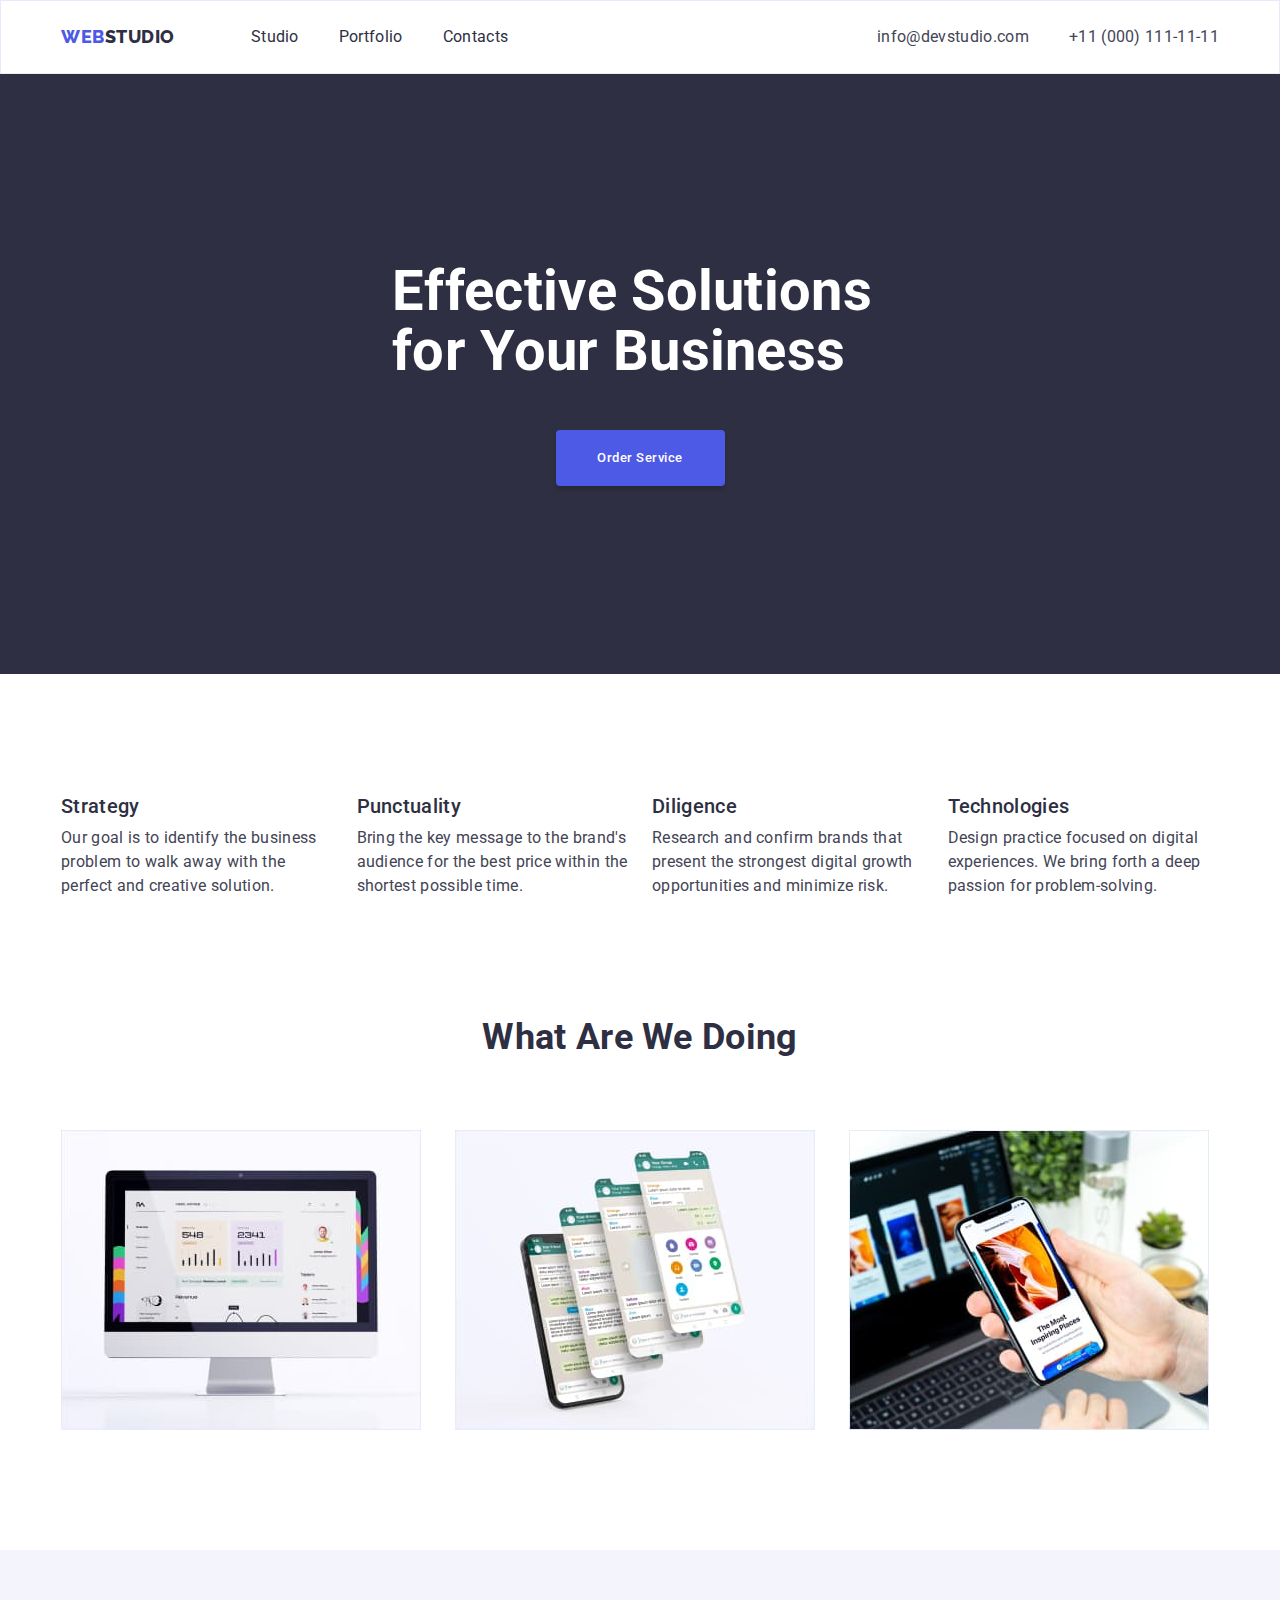
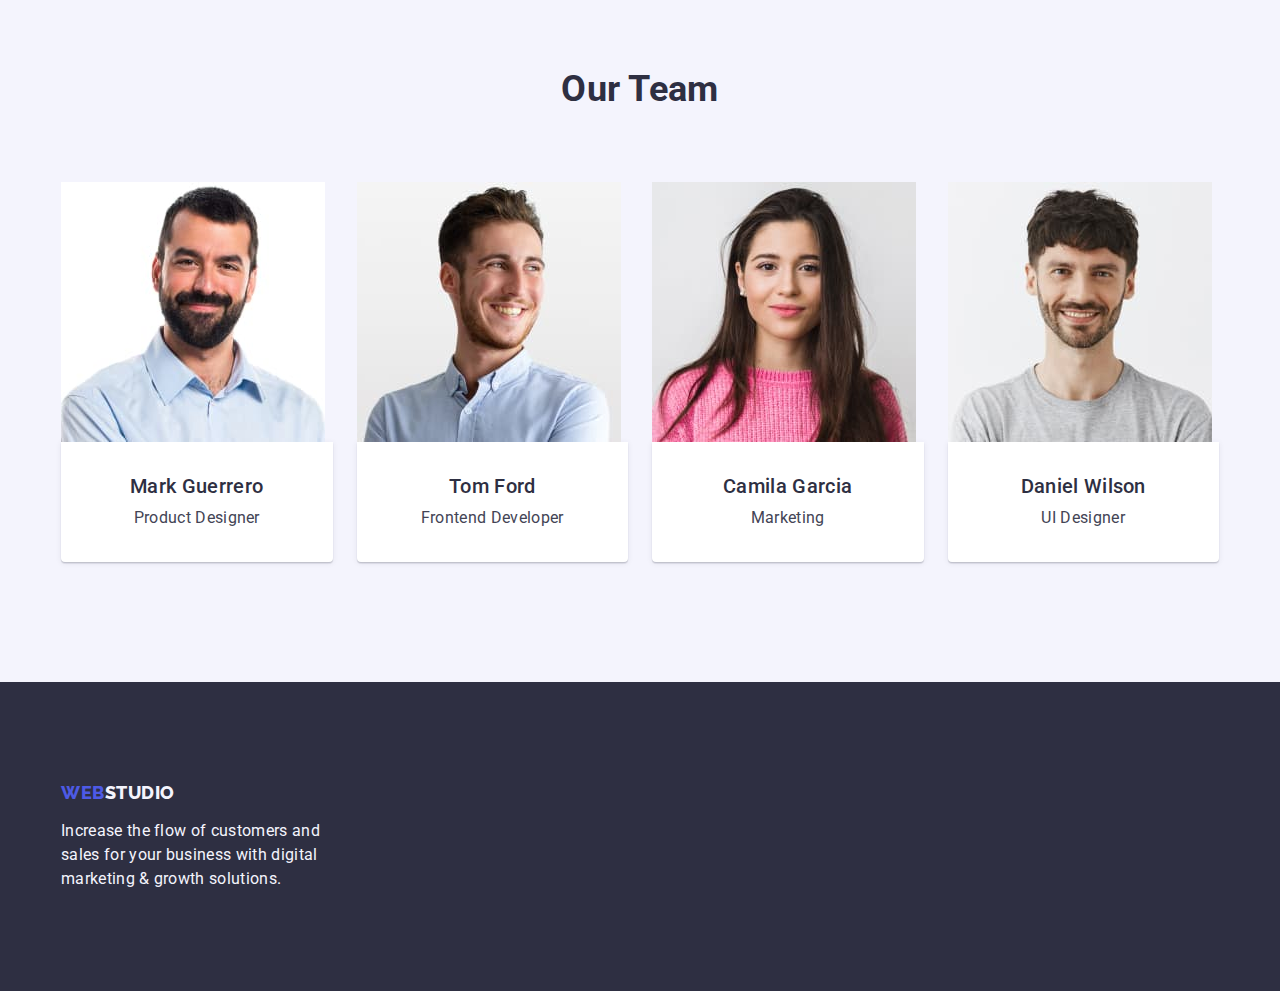
<file: index.html>
<!DOCTYPE html>
<html lang="en">
  <head>
    <meta charset="UTF-8" />
    <meta http-equiv="X-UA-Compatible" content="IE=edge" />
    <meta name="viewport" content="width=device-width, initial-scale=1.0" />
    <title>WebStudio</title>

    <!-- Fonts -->
    <link rel="preconnect" href="https://fonts.googleapis.com" />
    <link rel="preconnect" href="https://fonts.gstatic.com" crossorigin />
    <link
      href="https://fonts.googleapis.com/css2?family=Raleway:wght@800&family=Roboto:wght@400;500;700;900&display=swap"
      rel="stylesheet"
    />
    <!-- Normalizer -->
    <link
      rel="stylesheet"
      href="https://cdnjs.cloudflare.com/ajax/libs/modern-normalize/2.0.0/modern-normalize.min.css"
      integrity="sha512-4xo8blKMVCiXpTaLzQSLSw3KFOVPWhm/TRtuPVc4WG6kUgjH6J03IBuG7JZPkcWMxJ5huwaBpOpnwYElP/m6wg=="
      crossorigin="anonymous"
      referrerpolicy="no-referrer"
    />
    <!-- styles -->
    <link rel="stylesheet" href="./css/styles.css" />
  </head>
  <body>
    <header class="header">
      <div class="header-container container">
        <nav class="nav-line">
          <a class="link logo" href="./index.html"
            >Web<span class="logo-grey">Studio</span></a
          >
          <ul class="list nav-list">
            <li><a class="link navi" href="./index.html">Studio</a></li>
            <li>
              <a class="link navi" href="./portfolio.html">Portfolio</a>
            </li>
            <li><a class="link navi" href="">Contacts</a></li>
          </ul>
        </nav>
        <address class="contacts">
          <ul class="list nav-list">
            <li>
              <a class="link" href="mailto:info@devstudio.com"
                >info@devstudio.com</a
              >
            </li>
            <li>
              <a class="link" href="tel:+110001111111">+11 (000) 111-11-11</a>
            </li>
          </ul>
        </address>
      </div>
    </header>

    <main>
      <!-- Hero section -->

      <section class="hero">
        <div class="container hero-container">
          <h1 class="hero-title">Effective Solutions for Your Business</h1>
          <button class="hero-button" type="button">Order Service</button>
        </div>
      </section>

      <!-- Section 2 -->

      <section class="benefits-section">
        <div class="container">
          <h2 class="visually-hidden">Benefits</h2>
          <ul class="list benefits-list">
            <li class="text-section">
              <h3 class="title">Strategy</h3>
              <p class="benefits-text">
                Our goal is to identify the business problem to walk away with
                the perfect and creative solution.
              </p>
            </li>
            <li class="text-section">
              <h3 class="title">Punctuality</h3>
              <p class="benefits-text">
                Bring the key message to the brand's audience for the best price
                within the shortest possible time.
              </p>
            </li>
            <li class="text-section">
              <h3 class="title">Diligence</h3>
              <p class="benefits-text">
                Research and confirm brands that present the strongest digital
                growth opportunities and minimize risk.
              </p>
            </li>
            <li class="text-section">
              <h3 class="title">Technologies</h3>
              <p class="benefits-text">
                Design practice focused on digital experiences. We bring forth a
                deep passion for problem-solving.
              </p>
            </li>
          </ul>
        </div>
      </section>

      <!-- Section 3 -->

      <section class="wawd-section">
        <div class="container">
          <h2 class="wawd-title">What are we doing</h2>

          <ul class="list wawd-list">
            <li class="image-card">
              <img
                src="./images/comp.jpg"
                alt="computer"
                width="360"
                height="300"
              />
            </li>
            <li class="image-card">
              <img
                src="./images/screens.jpg"
                alt="screenshots"
                width="360"
                height="300"
              />
            </li>
            <li class="image-card">
              <img
                src="./images/tel.jpg"
                alt="phone"
                width="360"
                height="300"
              />
            </li>
          </ul>
        </div>
      </section>

      <!-- Section 4 -->

      <section class="team-section">
        <div class="container">
          <h2 class="team-title">Our Team</h2>
          <ul class="list team-list">
            <li class="team-card">
              <img
                src="./images/img.jpg"
                alt="Mark Guerrero"
                width="264"
                height="260"
              />
              <div class="team-details">
                <h3 class="title">Mark Guerrero</h3>
                <p class="team-text">Product Designer</p>
              </div>
            </li>
            <li class="team-card">
              <img
                src="./images/img-2.jpg"
                alt="Tom Ford"
                width="264"
                height="260"
              />
              <div class="team-details">
                <h3 class="title">Tom Ford</h3>
                <p class="team-text">Frontend Developer</p>
              </div>
            </li>
            <li class="team-card">
              <img
                src="./images/img-3.jpg"
                alt="Camila Garcia"
                width="264"
                height="260"
              />
              <div class="team-details">
                <h3 class="title">Camila Garcia</h3>
                <p class="team-text">Marketing</p>
              </div>
            </li>
            <li class="team-card">
              <img
                src="./images/img-4.jpg"
                alt="Daniel Wilson"
                width="264"
                height="260"
              />
              <div class="team-details">
                <h3 class="title">Daniel Wilson</h3>
                <p class="team-text">UI Designer</p>
              </div>
            </li>
          </ul>
        </div>
      </section>
    </main>

    <footer class="footer">
      <div class="container">
        <a class="link logo footer-logo" href="./index.html"
          >Web<span class="logo-white">Studio</span></a
        >
        <p class="footer-text">
          Increase the flow of customers and sales for your business with
          digital marketing & growth solutions.
        </p>
      </div>
    </footer>
  </body>
</html>
</file>
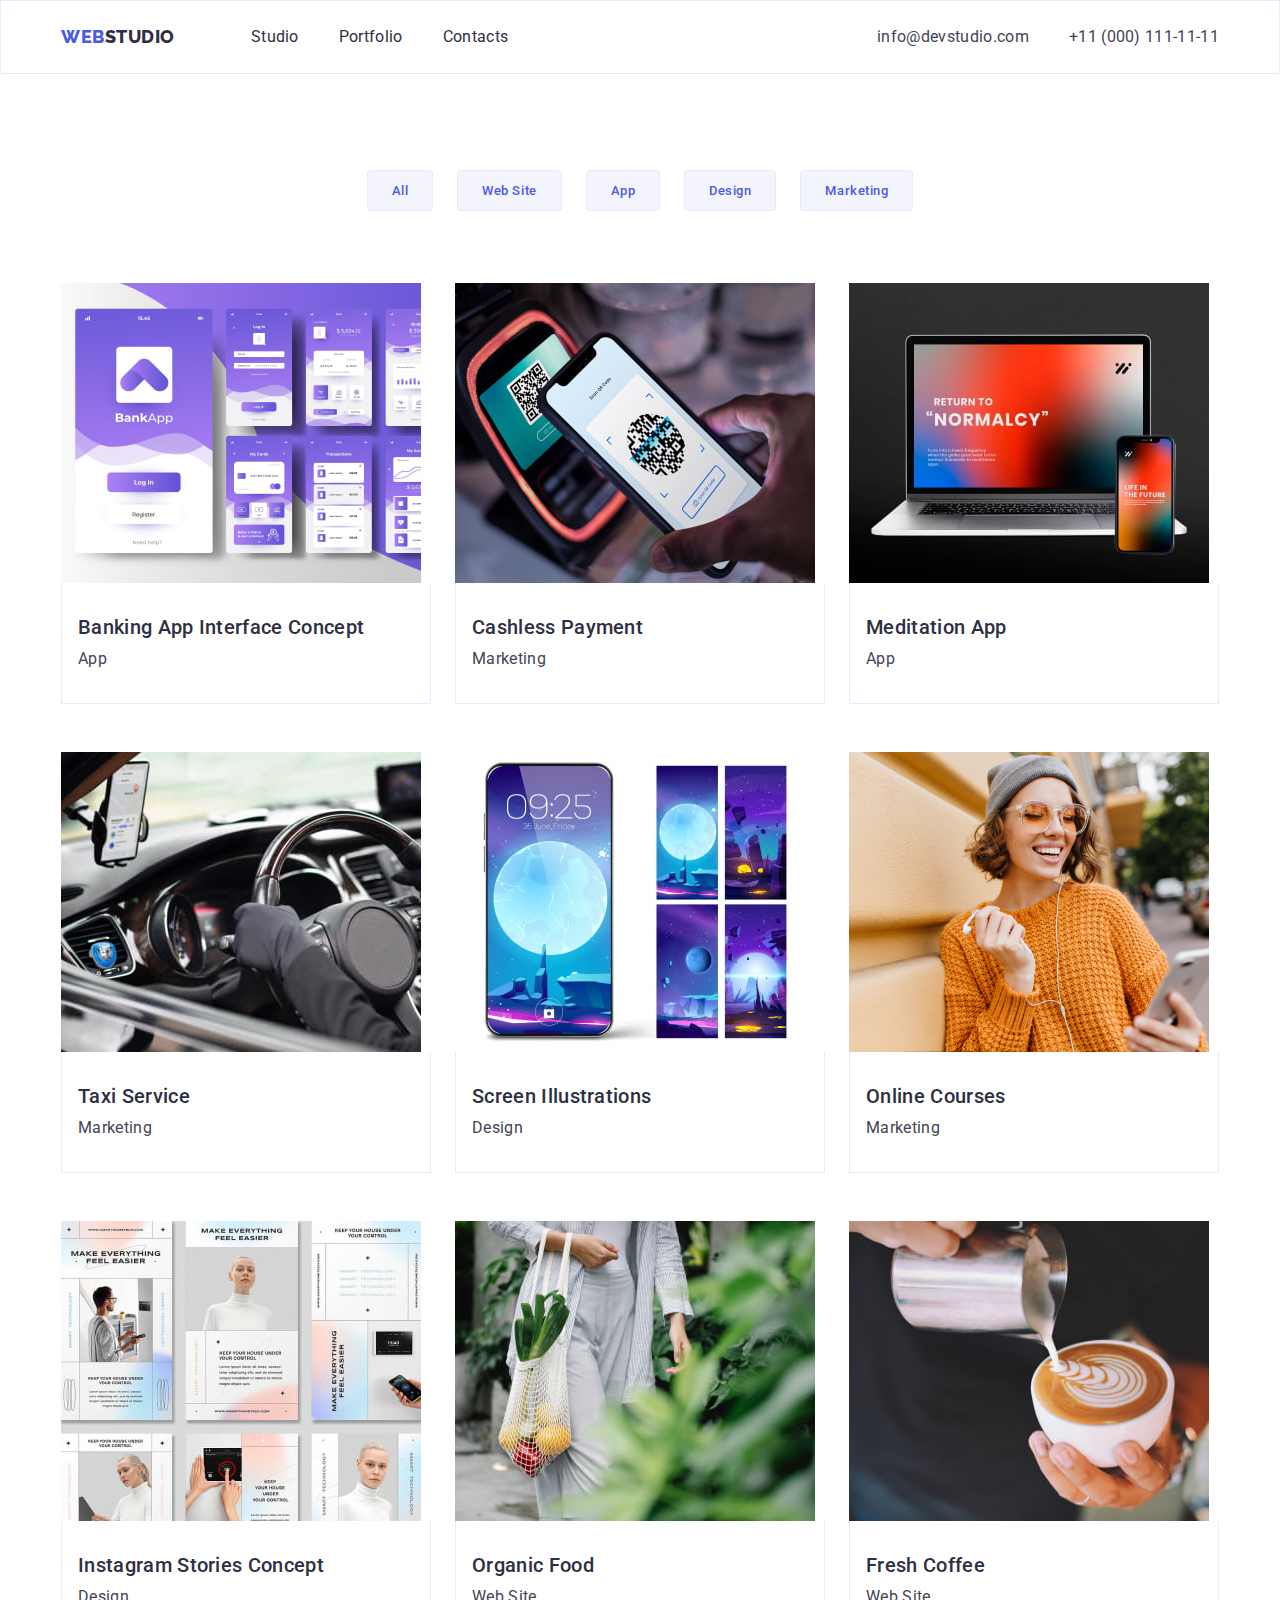
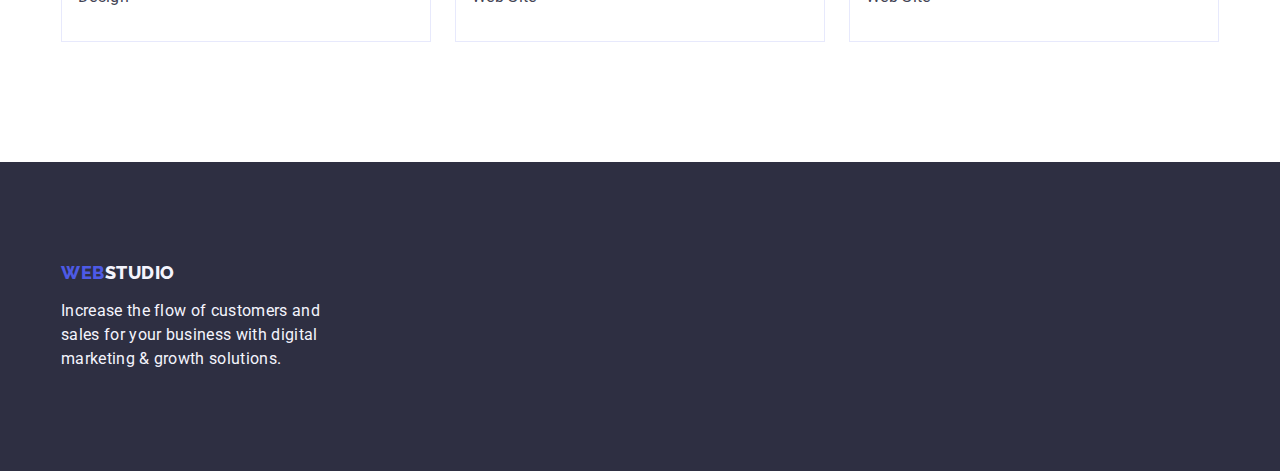
<file: portfolio.html>
<!DOCTYPE html>
<html lang="en">
  <head>
    <meta charset="UTF-8" />
    <meta http-equiv="X-UA-Compatible" content="IE=edge" />
    <meta name="viewport" content="width=device-width, initial-scale=1.0" />
    <title>Portfolio</title>

    <!-- Fonts -->
    <link rel="preconnect" href="https://fonts.googleapis.com" />
    <link rel="preconnect" href="https://fonts.gstatic.com" crossorigin />
    <link
      href="https://fonts.googleapis.com/css2?family=Raleway:wght@800&family=Roboto:wght@400;500;700;900&display=swap"
      rel="stylesheet"
    />
    <!-- Normalizer -->
    <link
      rel="stylesheet"
      href="https://cdnjs.cloudflare.com/ajax/libs/modern-normalize/2.0.0/modern-normalize.min.css"
      integrity="sha512-4xo8blKMVCiXpTaLzQSLSw3KFOVPWhm/TRtuPVc4WG6kUgjH6J03IBuG7JZPkcWMxJ5huwaBpOpnwYElP/m6wg=="
      crossorigin="anonymous"
      referrerpolicy="no-referrer"
    />
    <!-- styles -->
    <link rel="stylesheet" href="./css/styles.css" />
  </head>
  <body>
    <header class="header">
      <div class="header-container container">
        <nav class="nav-line">
          <a class="link logo" href="./index.html"
            >Web<span class="logo-grey">Studio</span></a
          >
          <ul class="list nav-list">
            <li><a class="link navi" href="./index.html">Studio</a></li>
            <li><a class="link navi" href="./portfolio.html">Portfolio</a></li>
            <li><a class="link navi" href="">Contacts</a></li>
          </ul>
        </nav>
        <address class="contacts">
          <ul class="list nav-list">
            <li>
              <a class="link" href="mailto:info@devstudio.com"
                >info@devstudio.com</a
              >
            </li>
            <li>
              <a class="link" href="tel:+110001111111">+11 (000) 111-11-11</a>
            </li>
          </ul>
        </address>
      </div>
    </header>
    <main>
      <section class="portfolio-section">
        <!-- Buttons -->
        <div class="container">
          <h1 class="visually-hidden">Zaholovok</h1>

          <ul class="list button-row">
            <li><button class="buttons" type="button">All</button></li>
            <li><button class="buttons" type="button">Web Site</button></li>
            <li><button class="buttons" type="button">App</button></li>
            <li><button class="buttons" type="button">Design</button></li>
            <li><button class="buttons" type="button">Marketing</button></li>
          </ul>

          <!-- Row 1  -->

          <ul class="list image-container">
            <li class="image-card">
              <a class="link" href="">
                <img
                  src="./images/purple-screens.jpg"
                  alt="app screenshots"
                  width="360"
                  height="300"
                />
                <div class="card">
                  <h2 class="picture-title">Banking App Interface Concept</h2>
                  <p class="picture-text">App</p>
                </div>
              </a>
            </li>
            <li class="image-card">
              <a class="link" href="">
                <img
                  src="./images/qrcode.jpg"
                  alt="qr code using"
                  width="360"
                  height="300"
                />
                <div class="card">
                  <h2 class="picture-title">Cashless Payment</h2>
                  <p class="picture-text">Marketing</p>
                </div>
              </a>
            </li>
            <li class="image-card">
              <a class="link" href="">
                <img
                  src="./images/desktop.jpg"
                  alt="laptop and smartphone"
                  width="360"
                  height="300"
                />
                <div class="card">
                  <h2 class="picture-title">Meditation App</h2>
                  <p class="picture-text">App</p>
                </div></a
              >
            </li>

            <!-- Row 2  -->

            <li class="image-card">
              <a class="link" href="">
                <img
                  src="./images/car.jpg"
                  alt="man driving a car"
                  width="360"
                  height="300"
                />
                <div class="card">
                  <h2 class="picture-title">Taxi Service</h2>
                  <p class="picture-text">Marketing</p>
                </div></a
              >
            </li>
            <li class="image-card">
              <a class="link" href="">
                <img
                  src="./images/phone.jpg"
                  alt="purple space illustrations"
                  width="360"
                  height="300"
                />
                <div class="card">
                  <h2 class="picture-title">Screen Illustrations</h2>
                  <p class="picture-text">Design</p>
                </div></a
              >
            </li>
            <li class="image-card">
              <a class="link" href="">
                <img
                  src="./images/orange.jpg"
                  alt="a girl in orange sweater"
                  width="360"
                  height="300"
                />
                <div class="card">
                  <h2 class="picture-title">Online Courses</h2>
                  <p class="picture-text">Marketing</p>
                </div></a
              >
            </li>

            <!-- Row 3  -->

            <li class="image-card">
              <a class="link" href="">
                <img
                  src="./images/white-screenshots.jpg"
                  alt="futuristic pictures"
                  width="360"
                  height="300"
                />
                <div class="card">
                  <h2 class="picture-title">Instagram Stories Concept</h2>
                  <p class="picture-text">Design</p>
                </div></a
              >
            </li>
            <li class="image-card">
              <a class="link" href="">
                <img
                  src="./images/netbag.jpg"
                  alt="netbag with fruits"
                  width="360"
                  height="300"
                />
                <div class="card">
                  <h2 class="picture-title">Organic Food</h2>
                  <p class="picture-text">Web Site</p>
                </div></a
              >
            </li>
            <li class="image-card">
              <a class="link" href="">
                <img
                  src="./images/coffee.jpg"
                  alt="coffee"
                  width="360"
                  height="300"
                />
                <div class="card">
                  <h2 class="picture-title">Fresh Coffee</h2>
                  <p class="picture-text">Web Site</p>
                </div></a
              >
            </li>
          </ul>
        </div>
      </section>
    </main>
    <footer class="footer">
      <div class="container">
        <a class="link logo footer-logo" href="./index.html"
          >Web<span class="logo-white">Studio</span></a
        >
        <p class="footer-text">
          Increase the flow of customers and sales for your business with
          digital marketing & growth solutions.
        </p>
      </div>
    </footer>
  </body>
</html>
</file>
<file: css/styles.css>
:root {
    --primary-font: "Roboto", sans-serif;
    --body-text-color: #434455;
    --button-link-color:#4D5AE5;
    --hover-link-color:#404BBF;
    --main-white-color:#F4F4FD;
    --title-color:#2e2f42;
}
body {
    font-family: 'Roboto', sans-serif;
    color: var(--body-text-color);
    font-style: normal;
    font-weight: 400;
    font-size: 16px;
    line-height: 24px;
    letter-spacing: 0.02em;
    background-color: #FFF;
    margin:0;
}

img {
    display: block;
}
h1, h2, h3, h4, h5, li, p {
    margin: 0;
}
ul {
    margin: 0;
    padding: 0;
    list-style: none;
}
.visually-hidden {
  position: absolute;
  width: 1px;
  height: 1px;
  margin: -1px;
  border: 0;
  padding: 0;
  white-space: nowrap;
  clip-path: inset(100%);
  clip: rect(0 0 0 0);
  overflow: hidden;
}

.container {
    width: 1158px;
    padding:0 15px;
    margin:0 auto;
}
.link {
    text-decoration: none;
    color: var(--body-text-color);
}
.list {
    color: var(--title-color);
}

/* Header */  
.header {
    max-height: 72px;
    border: 1px solid #E7E9FC;
} 
/* logo */
.link.logo {
    font-family: 'Raleway', sans-serif;
    font-style: normal;
    font-weight: 800;
    font-size: 18px;
    line-height: 1.17;
    letter-spacing: 0.03em;
    text-transform: uppercase;
    color: var(--button-link-color);
    margin-right: 76px;
}
.logo-grey {
    color: var(--title-color);
}
.header-container{
    display:flex;
    justify-content: space-between;
    align-items: center;
}
.nav-line {
    display: flex;
    align-items: center;
}
.nav-list {
    display: flex;
    gap: 40px;
}
.link.navi {
    display: flex;
    color: var(--title-color);
    padding: 24px 0;
}
.link.navi:hover,
.link.navi:focus,
.link.navi:active{
    color: var(--hover-link-color);
}

.contacts{
    font-style: normal;
    line-height: 1.5em;
}
.contacts .link:hover,
.contacts .link:active,
.contacts .link:focus {
    color:var(--hover-link-color)
}
/* hero */
.hero {
    color:#FFF;
    background-color:#2E2F42; 
    padding: 188px 0;
    margin: 0 auto;
}
.hero-title{
    font-weight: 700;
    font-size: 56px;
    line-height: 1.07;
    margin:auto auto 48px auto;
    max-width: 496px; 
}
.hero-container {
}
.hero-button {
    font-family: "Roboto", sans-serif; 
    color: #FFF;
    background-color: var(--button-link-color); 
    font-weight: 500;
    cursor: pointer;
    letter-spacing: 0.04em;
    display: block;
    margin: 0 auto;
    min-width: 169px;
    height: 56px;
    box-shadow: 0px 4px 4px rgba(0, 0, 0, 0.15);
    border-radius: 4px;
    border: none;

}
.hero-button:hover,
.hero-button:active, 
.hero-button:focus {
    background-color: var(--hover-link-color);
}
/* benefits section */
.benefits-section{
    padding: 120px 0;
}

.benefits-list{
    display: flex;
    gap: 24px;
}
.text-section {
    width: calc((100% - 72px) / 4);
}
.title {
    font-weight: 500;
    font-size: 20px;
    line-height: 24px;
    text-transform: capitalize;
    margin-bottom: 8px;
}

.benefits-text{
    letter-spacing: 0.02em;
    color:var(--body-text-color);
}
/* what are we doing */
.wawd-section {
    padding-bottom: 120px;

}
.wawd-title {
    color: var(--title-color);
    text-align: center;
    font-weight: 700;
    font-size: 36px;
    line-height: 1.11;
    text-transform: capitalize;
    margin-bottom: 72px;
}
.wawd-list {
    display: flex;
    gap: 24px;
}
/* Team */
.team-section {
    background-color: var(--main-white-color);
    padding: 120px 0;
}
.team-list {
    display: flex;
    gap: 24px;
    justify-content: center;
}
.team-card {
    width: calc((100% - 72px) / 4);
    border-radius: 0px 0px 4px 4px;
}
.team-details {
    padding: 32px 16px;
    text-align: center;
    box-shadow: 0px 1px 6px rgba(46, 47, 66, 0.08), 0px 1px 1px rgba(46, 47, 66, 0.16), 0px 2px 1px rgba(46, 47, 66, 0.08);
    border-radius: 0px 0px 4px 4px;
    background-color: #FFF;
}
.team-title {
    color:var(--title-color);
    text-align: center;
    font-weight: 700;
    font-size: 36px;
    line-height: 1.11;
    text-transform: capitalize;
    margin-bottom: 72px;
}
.team-member {
    background-color: #FFF;
    display: flex;
    align-items: center;
    padding: 0px 0px 32px;
    gap: 32px;
    border-radius: 0px 0px 4px 4px;
}
.team-text {
    color: #434455;
}

/* PORTFOLIO */

/*  button line */
.portfolio-section {
    padding-top: 96px; 
    padding-bottom: 120px; 
}
.buttons {
    font-family: var(--primary-font);
    color: var(--button-link-color);
    background-color:var(--main-white-color);
    cursor: pointer;
    font-weight: 500;
    letter-spacing: 0.04em;
    padding: 12px 24px;
    border: 1px solid #E7E9FC;
    border-radius: 4px;
}
.buttons:hover,
.buttons:active,
.buttons:focus
{
    background-color: var(--hover-link-color);
    color:#FFF;
    border: 1px solid transparent;
}
.button-row{
    display:flex;
    justify-content: center;
    margin-bottom: 72px;
    gap: 24px;

}
/* pictures */
.image-container{
    display:flex;
    flex-wrap: wrap;
    gap: 24px;
    row-gap: 48px;
    justify-content: center;

}
.image-card {
    width:calc((100% - 48px) / 3);
}
.picture-title{
    font-weight: 500;
    font-size: 20px;
    color: var(--title-color);
    margin-bottom: 8px;
}
.picture-text {
    color: var(--body-text-color);
}
.card {
    padding: 32px 16px;
    border: 1px solid #E7E9FC;
    border-top: none;
}
/* Footer */
.footer {
    background-color: #2E2F42;
    color: var(--main-white-color);
    padding: 100px 0px;
}
.footer-logo {
    display: inline-block;
    margin-bottom: 16px; 
}
.logo-white {
    color: var(--main-white-color);
}
.footer-text{
    max-width: 264px;
}
</file>
